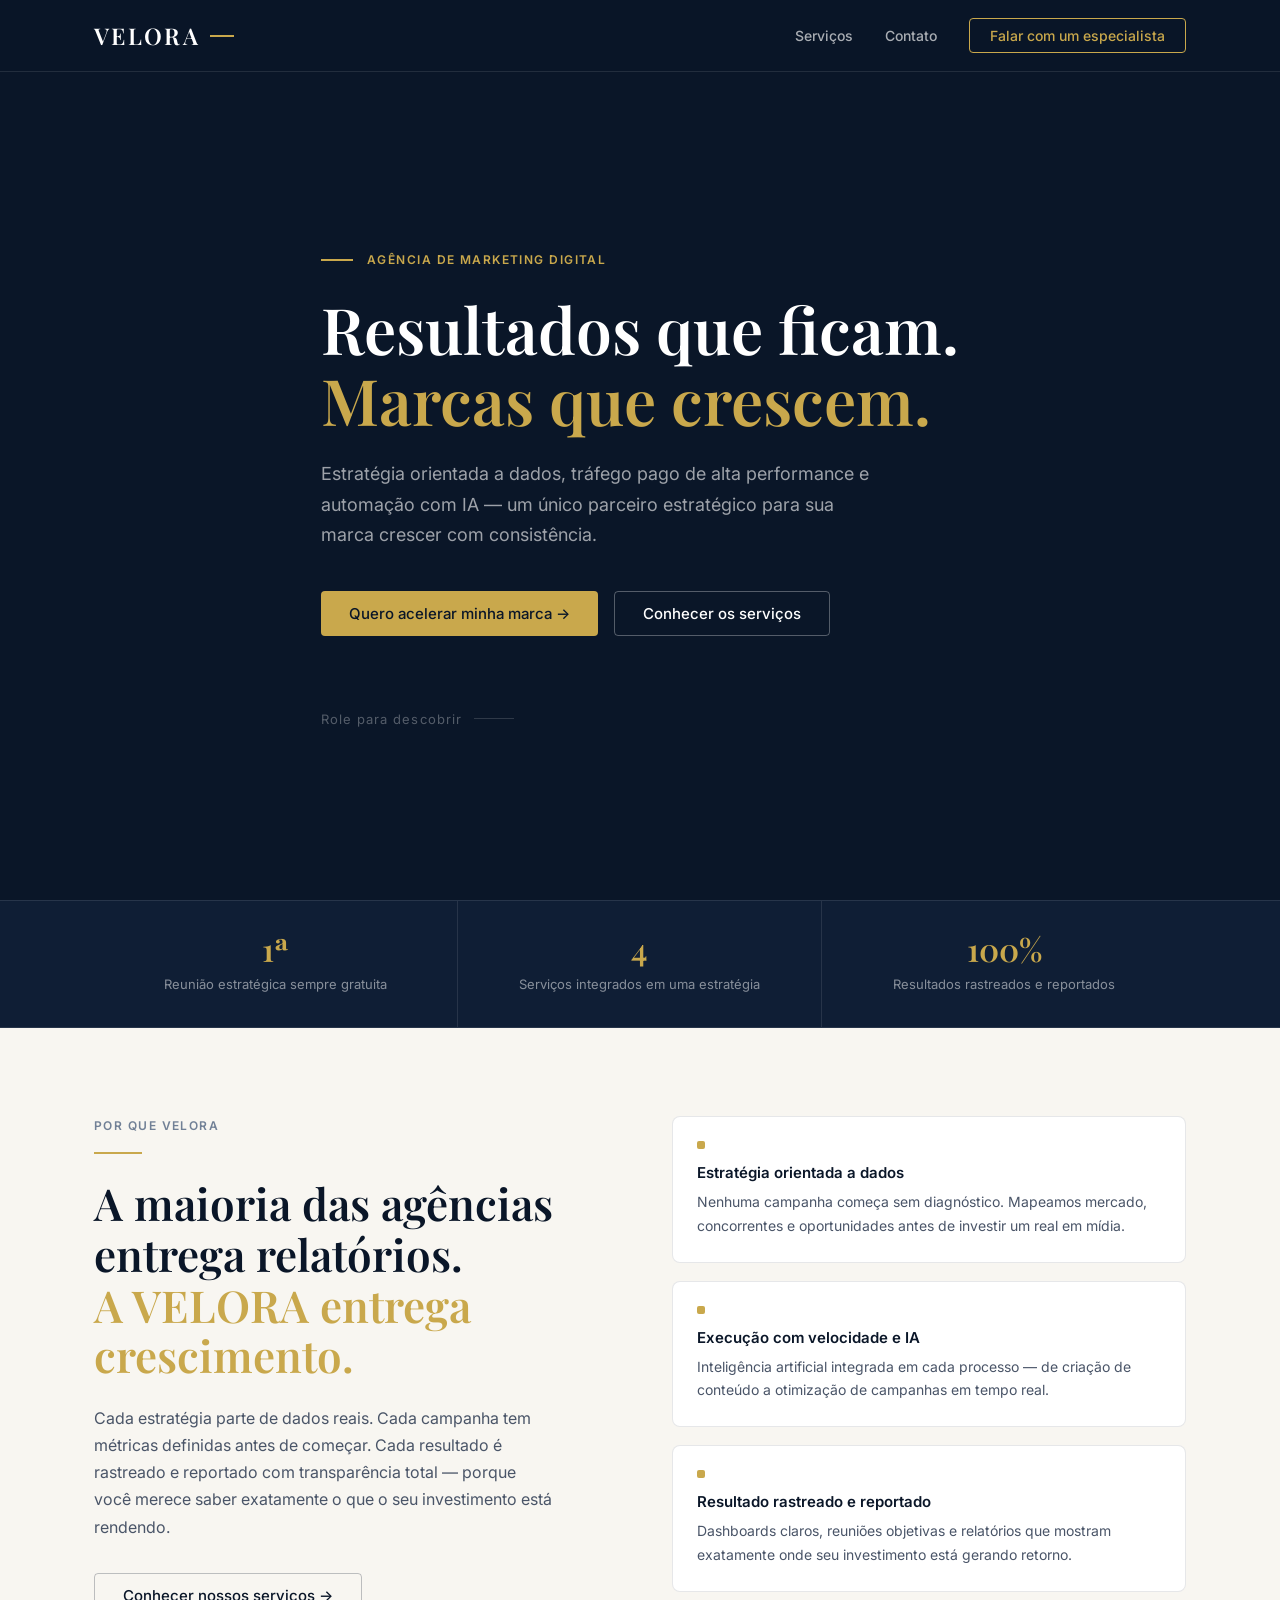
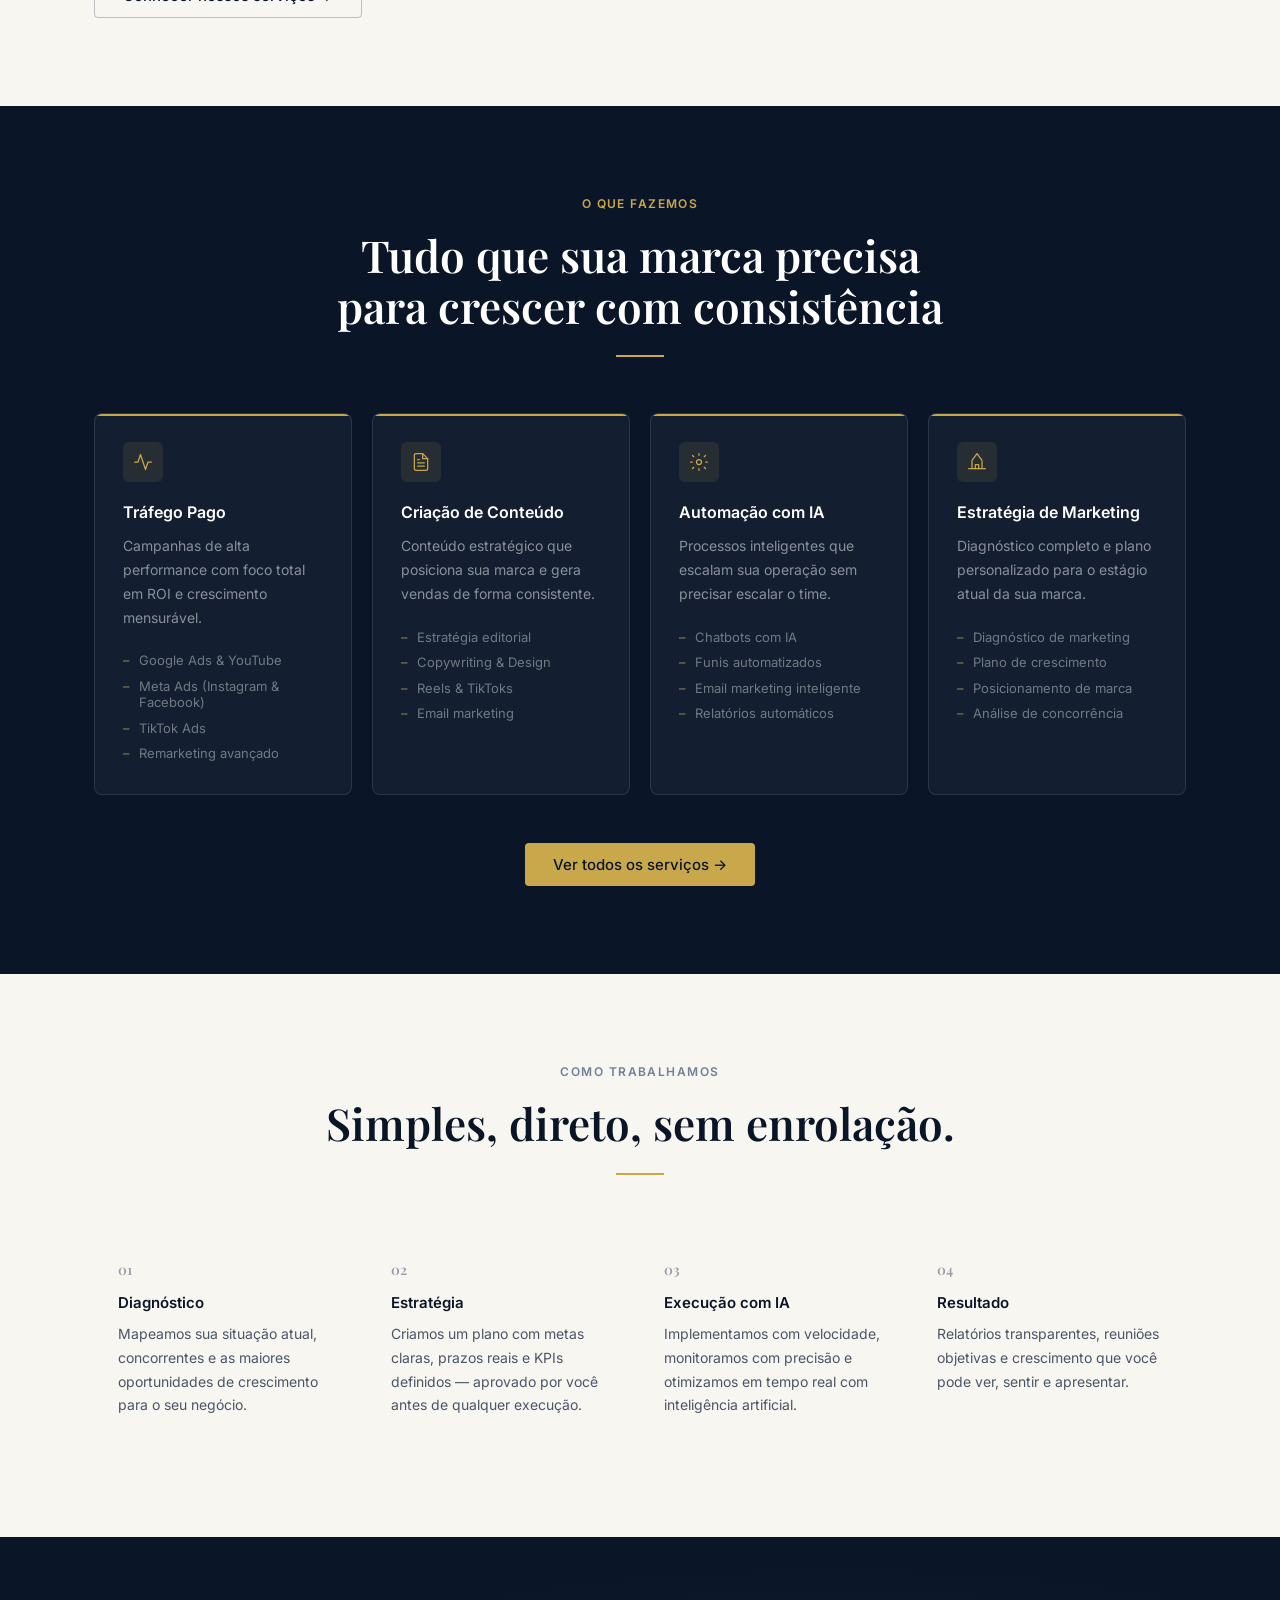
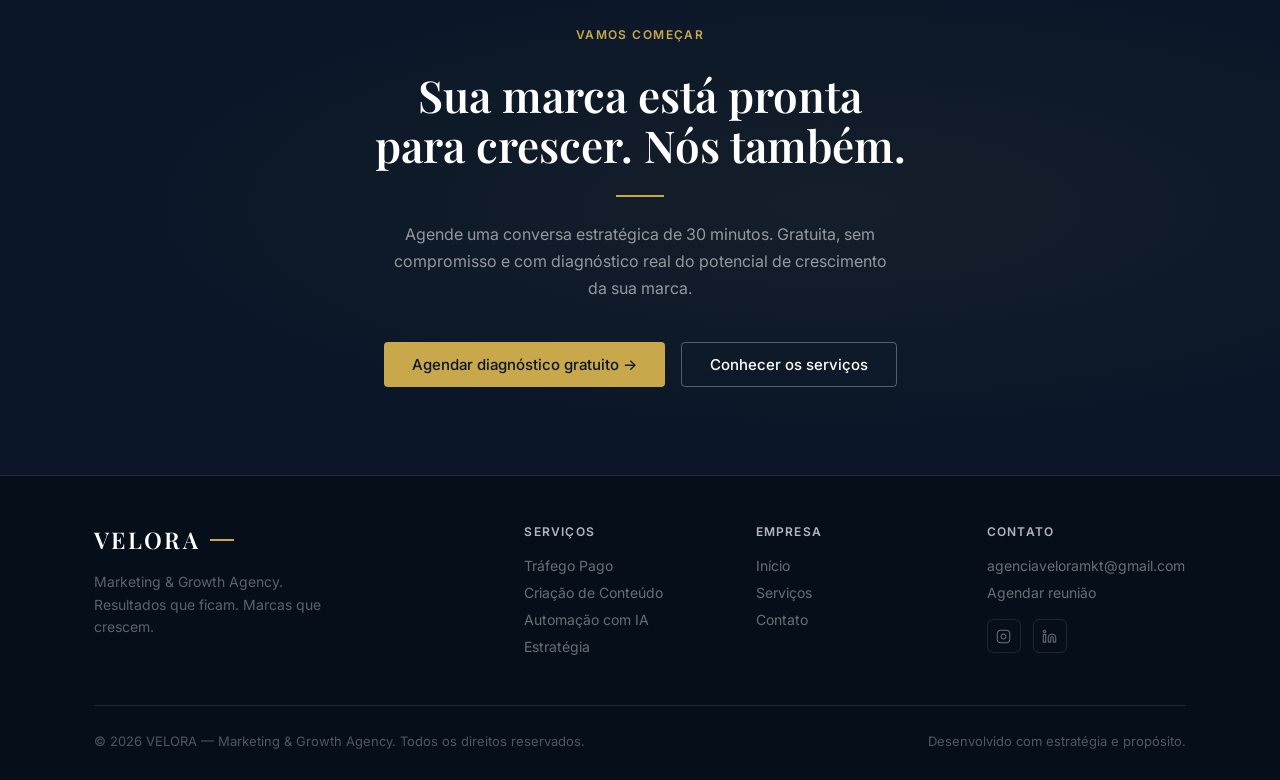
<file: index.html>
<!DOCTYPE html>
<html lang="pt-BR">
<head>
  <meta charset="UTF-8">
  <meta name="viewport" content="width=device-width, initial-scale=1.0">
  <title>VELORA — Marketing & Growth Agency</title>
  <meta name="description" content="Resultados que ficam. Marcas que crescem. Estratégia de marketing orientada a dados, tráfego pago de alta performance e automação com IA.">
  <link rel="preconnect" href="https://fonts.googleapis.com">
  <link rel="preconnect" href="https://fonts.gstatic.com" crossorigin>
  <link href="https://fonts.googleapis.com/css2?family=Playfair+Display:wght@600&family=Inter:wght@400;500;600&display=swap" rel="stylesheet">
  <link rel="stylesheet" href="style.css">
</head>
<body>

  <nav class="nav">
  <input type="checkbox" id="nav-toggle">
    <div class="container nav-inner">
      <a href="index.html" class="nav-logo">
        <span class="nav-logo-text">VELORA</span>
        <span class="nav-logo-rule"></span>
      </a>
      <div class="nav-links">
        <a href="servicos.html">Serviços</a>
        <a href="contato.html">Contato</a>
        <a href="contato.html" class="nav-cta">Falar com um especialista</a>
      </div>
      <label for="nav-toggle" class="nav-burger" aria-label="Abrir menu">
        <span></span><span></span><span></span>
      </label>
    </div>
    <nav class="nav-mobile" id="navMobile">
      <a href="index.html">Início</a>
      <a href="servicos.html">Serviços</a>
      <a href="contato.html">Contato</a>
      <a href="contato.html" class="gold-link">Falar com um especialista →</a>
    </nav>
  </nav>

  <section class="hero">
    <div class="container hero-inner">
      <p class="eyebrow hero-eyebrow">Agência de Marketing Digital</p>
      <h1 class="hero-title">
        Resultados que ficam.<br>
        <span class="accent">Marcas que crescem.</span>
      </h1>
      <p class="hero-sub">Estratégia orientada a dados, tráfego pago de alta performance e automação com IA — um único parceiro estratégico para sua marca crescer com consistência.</p>
      <div class="hero-btns">
        <a href="contato.html" class="btn btn-primary">Quero acelerar minha marca →</a>
        <a href="servicos.html" class="btn btn-outline">Conhecer os serviços</a>
      </div>
      <p class="hero-scroll">Role para descobrir</p>
    </div>
  </section>

  <section class="stats-bar">
    <div class="container">
      <div class="stats-grid">
        <div class="stat-item">
          <p class="stat-num">1ª</p>
          <p class="stat-lbl">Reunião estratégica sempre gratuita</p>
        </div>
        <div class="stat-item">
          <p class="stat-num">4</p>
          <p class="stat-lbl">Serviços integrados em uma estratégia</p>
        </div>
        <div class="stat-item">
          <p class="stat-num">100%</p>
          <p class="stat-lbl">Resultados rastreados e reportados</p>
        </div>
      </div>
    </div>
  </section>

  <section class="section dif">
    <div class="container">
      <div class="dif-grid">
        <div class="dif-left">
          <p class="eyebrow">Por que VELORA</p>
          <span class="gold-rule" style="margin: 1rem 0 1.5rem;"></span>
          <h2>A maioria das agências entrega relatórios.<br><em>A VELORA entrega crescimento.</em></h2>
          <p style="margin-top: 1.5rem;">Cada estratégia parte de dados reais. Cada campanha tem métricas definidas antes de começar. Cada resultado é rastreado e reportado com transparência total — porque você merece saber exatamente o que o seu investimento está rendendo.</p>
          <a href="servicos.html" class="btn btn-outline-dark" style="margin-top: 2rem;">Conhecer nossos serviços →</a>
        </div>
        <div class="dif-right">
          <div class="pillar">
            <div class="pillar-dot"></div>
            <h3>Estratégia orientada a dados</h3>
            <p>Nenhuma campanha começa sem diagnóstico. Mapeamos mercado, concorrentes e oportunidades antes de investir um real em mídia.</p>
          </div>
          <div class="pillar">
            <div class="pillar-dot"></div>
            <h3>Execução com velocidade e IA</h3>
            <p>Inteligência artificial integrada em cada processo — de criação de conteúdo a otimização de campanhas em tempo real.</p>
          </div>
          <div class="pillar">
            <div class="pillar-dot"></div>
            <h3>Resultado rastreado e reportado</h3>
            <p>Dashboards claros, reuniões objetivas e relatórios que mostram exatamente onde seu investimento está gerando retorno.</p>
          </div>
        </div>
      </div>
    </div>
  </section>

  <section class="section services">
    <div class="container">
      <div class="services-hd">
        <p class="eyebrow">O que fazemos</p>
        <h2 style="margin-top: 1rem;">Tudo que sua marca precisa<br>para crescer com consistência</h2>
        <span class="gold-rule gold-rule-center" style="margin-top: 1.5rem;"></span>
      </div>
      <div class="services-grid">
        <div class="svc-card">
          <div class="svc-icon">
            <svg viewBox="0 0 24 24"><polyline points="22 12 18 12 15 21 9 3 6 12 2 12"/></svg>
          </div>
          <h3>Tráfego Pago</h3>
          <p>Campanhas de alta performance com foco total em ROI e crescimento mensurável.</p>
          <ul class="svc-list">
            <li>Google Ads & YouTube</li>
            <li>Meta Ads (Instagram & Facebook)</li>
            <li>TikTok Ads</li>
            <li>Remarketing avançado</li>
          </ul>
        </div>
        <div class="svc-card">
          <div class="svc-icon">
            <svg viewBox="0 0 24 24"><path d="M14 2H6a2 2 0 0 0-2 2v16a2 2 0 0 0 2 2h12a2 2 0 0 0 2-2V8z"/><polyline points="14 2 14 8 20 8"/><line x1="16" y1="13" x2="8" y2="13"/><line x1="16" y1="17" x2="8" y2="17"/><polyline points="10 9 9 9 8 9"/></svg>
          </div>
          <h3>Criação de Conteúdo</h3>
          <p>Conteúdo estratégico que posiciona sua marca e gera vendas de forma consistente.</p>
          <ul class="svc-list">
            <li>Estratégia editorial</li>
            <li>Copywriting & Design</li>
            <li>Reels & TikToks</li>
            <li>Email marketing</li>
          </ul>
        </div>
        <div class="svc-card">
          <div class="svc-icon">
            <svg viewBox="0 0 24 24"><circle cx="12" cy="12" r="3"/><path d="M12 2v2m0 16v2M4.22 4.22l1.42 1.42m12.72 12.72 1.42 1.42M2 12h2m16 0h2M4.22 19.78l1.42-1.42M18.36 5.64l1.42-1.42"/></svg>
          </div>
          <h3>Automação com IA</h3>
          <p>Processos inteligentes que escalam sua operação sem precisar escalar o time.</p>
          <ul class="svc-list">
            <li>Chatbots com IA</li>
            <li>Funis automatizados</li>
            <li>Email marketing inteligente</li>
            <li>Relatórios automáticos</li>
          </ul>
        </div>
        <div class="svc-card">
          <div class="svc-icon">
            <svg viewBox="0 0 24 24"><path d="M2 20h20M6 20V10l6-8 6 8v10"/><path d="M10 20v-5h4v5"/></svg>
          </div>
          <h3>Estratégia de Marketing</h3>
          <p>Diagnóstico completo e plano personalizado para o estágio atual da sua marca.</p>
          <ul class="svc-list">
            <li>Diagnóstico de marketing</li>
            <li>Plano de crescimento</li>
            <li>Posicionamento de marca</li>
            <li>Análise de concorrência</li>
          </ul>
        </div>
      </div>
      <div style="text-align: center; margin-top: 3rem;">
        <a href="servicos.html" class="btn btn-primary">Ver todos os serviços →</a>
      </div>
    </div>
  </section>

  <section class="section process">
    <div class="container">
      <div class="process-hd">
        <p class="eyebrow">Como trabalhamos</p>
        <h2 style="margin-top: 1rem;">Simples, direto, sem enrolação.</h2>
        <span class="gold-rule gold-rule-center" style="margin-top: 1.5rem;"></span>
      </div>
      <div class="process-steps">
        <div class="p-step">
          <p class="step-n">01</p>
          <h3>Diagnóstico</h3>
          <p>Mapeamos sua situação atual, concorrentes e as maiores oportunidades de crescimento para o seu negócio.</p>
        </div>
        <div class="p-step">
          <p class="step-n">02</p>
          <h3>Estratégia</h3>
          <p>Criamos um plano com metas claras, prazos reais e KPIs definidos — aprovado por você antes de qualquer execução.</p>
        </div>
        <div class="p-step">
          <p class="step-n">03</p>
          <h3>Execução com IA</h3>
          <p>Implementamos com velocidade, monitoramos com precisão e otimizamos em tempo real com inteligência artificial.</p>
        </div>
        <div class="p-step">
          <p class="step-n">04</p>
          <h3>Resultado</h3>
          <p>Relatórios transparentes, reuniões objetivas e crescimento que você pode ver, sentir e apresentar.</p>
        </div>
      </div>
    </div>
  </section>

  <section class="section cta-sec">
    <div class="container">
      <div class="cta-inner">
        <p class="eyebrow">Vamos começar</p>
        <h2>Sua marca está pronta<br>para crescer. Nós também.</h2>
        <span class="gold-rule gold-rule-center" style="margin: 1.5rem auto;"></span>
        <p>Agende uma conversa estratégica de 30 minutos. Gratuita, sem compromisso e com diagnóstico real do potencial de crescimento da sua marca.</p>
        <div class="cta-btns">
          <a href="contato.html" class="btn btn-primary">Agendar diagnóstico gratuito →</a>
          <a href="servicos.html" class="btn btn-outline">Conhecer os serviços</a>
        </div>
      </div>
    </div>
  </section>

  <footer class="footer">
    <div class="container">
      <div class="footer-grid">
        <div class="footer-brand">
          <a href="index.html" class="nav-logo">
            <span class="nav-logo-text">VELORA</span>
            <span class="nav-logo-rule"></span>
          </a>
          <p>Marketing & Growth Agency.<br>Resultados que ficam. Marcas que crescem.</p>
        </div>
        <div class="footer-col">
          <h4>Serviços</h4>
          <a href="servicos.html">Tráfego Pago</a>
          <a href="servicos.html">Criação de Conteúdo</a>
          <a href="servicos.html">Automação com IA</a>
          <a href="servicos.html">Estratégia</a>
        </div>
        <div class="footer-col">
          <h4>Empresa</h4>
          <a href="index.html">Início</a>
          <a href="servicos.html">Serviços</a>
          <a href="contato.html">Contato</a>
        </div>
        <div class="footer-col">
          <h4>Contato</h4>
          <a href="mailto:agenciaveloramkt@gmail.com">agenciaveloramkt@gmail.com</a>
          <a href="contato.html">Agendar reunião</a>
          <div class="footer-social">
            <a href="https://instagram.com/agenciaveloramkt" target="_blank" aria-label="Instagram">
              <svg viewBox="0 0 24 24"><rect x="2" y="2" width="20" height="20" rx="5"/><path d="M16 11.37A4 4 0 1 1 12.63 8 4 4 0 0 1 16 11.37z"/><line x1="17.5" y1="6.5" x2="17.51" y2="6.5"/></svg>
            </a>
            <a href="#" aria-label="LinkedIn">
              <svg viewBox="0 0 24 24"><path d="M16 8a6 6 0 0 1 6 6v7h-4v-7a2 2 0 0 0-2-2 2 2 0 0 0-2 2v7h-4v-7a6 6 0 0 1 6-6z"/><rect x="2" y="9" width="4" height="12"/><circle cx="4" cy="4" r="2"/></svg>
            </a>
          </div>
        </div>
      </div>
      <div class="footer-bottom">
        <p>© 2026 VELORA — Marketing & Growth Agency. Todos os direitos reservados.</p>
        <p>Desenvolvido com estratégia e propósito.</p>
      </div>
    </div>
  </footer>

</body>
</html>
</file>
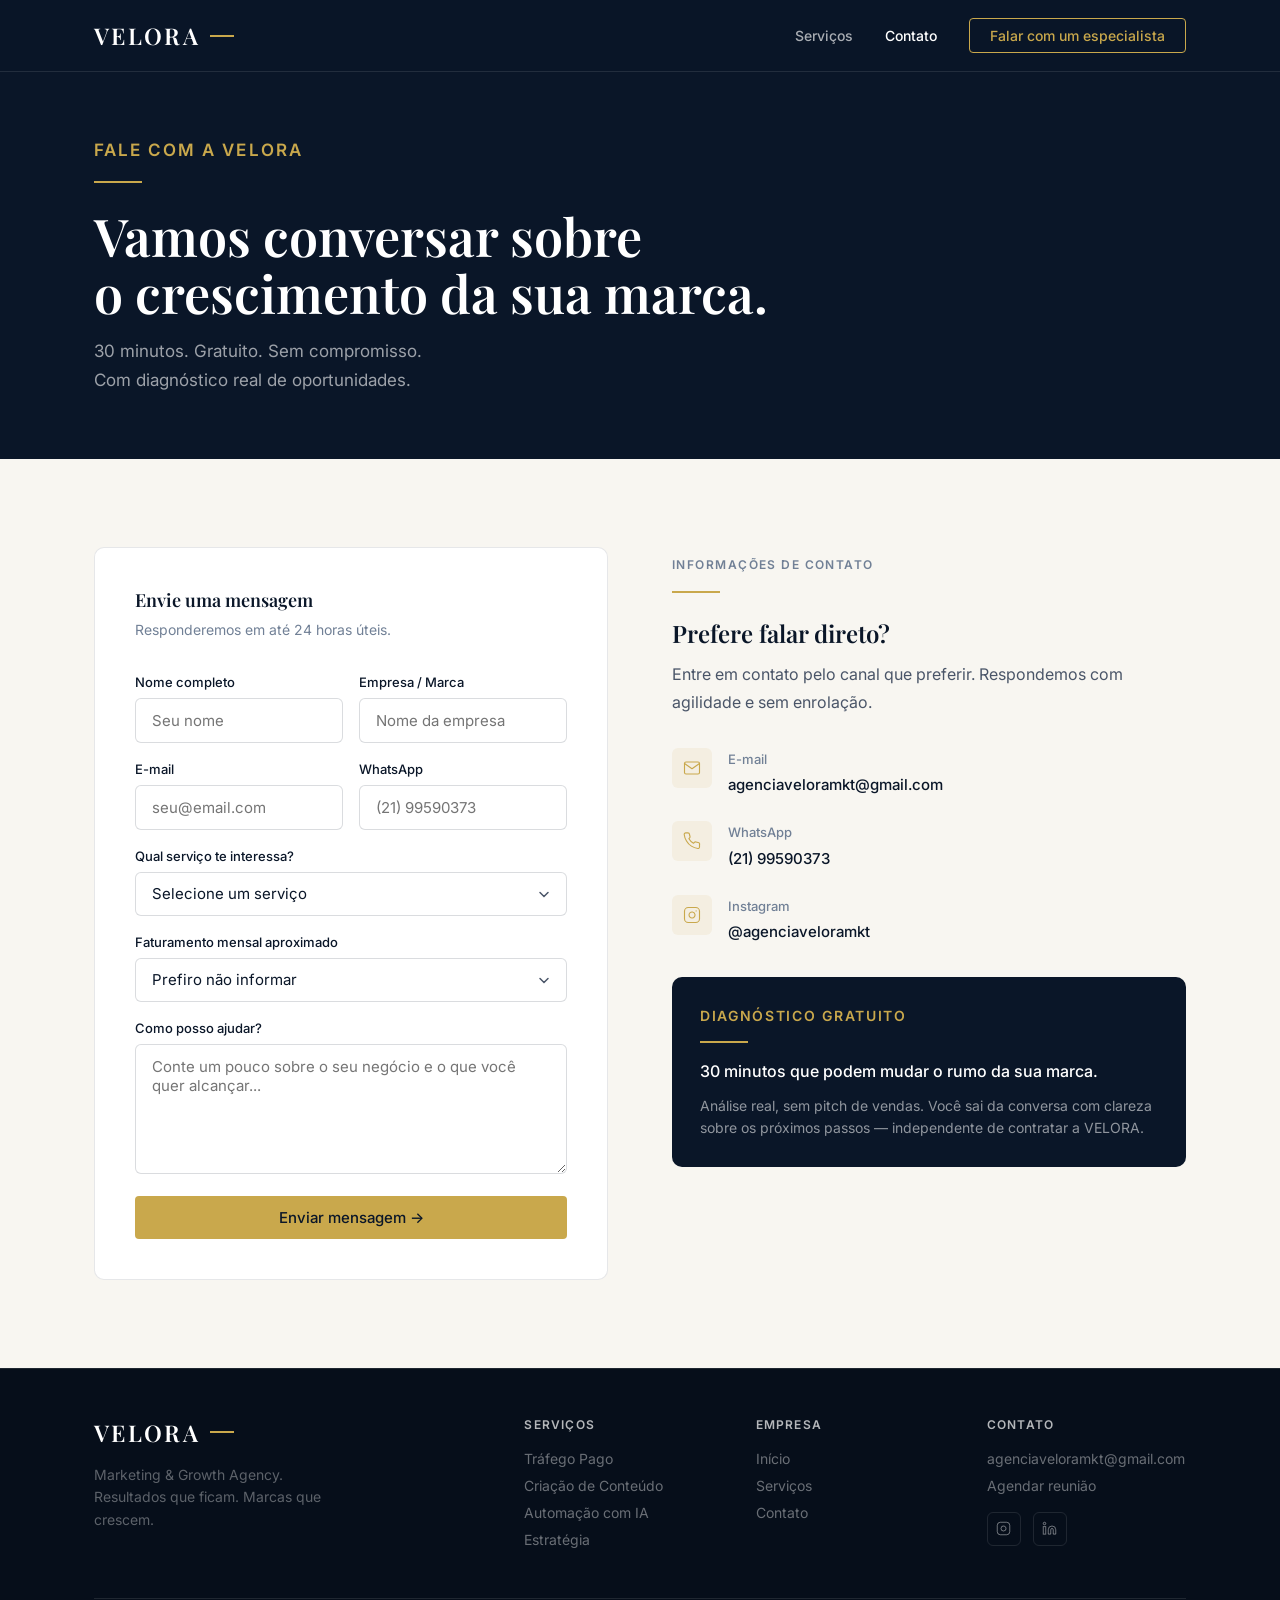
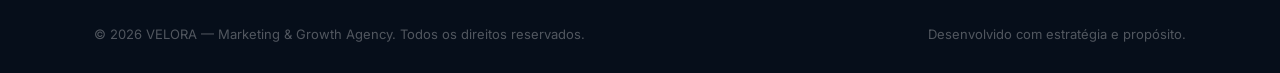
<file: contato.html>
<!DOCTYPE html>
<html lang="pt-BR">
<head>
  <meta charset="UTF-8">
  <meta name="viewport" content="width=device-width, initial-scale=1.0">
  <title>Contato — VELORA Marketing & Growth Agency</title>
  <meta name="description" content="Agende uma conversa estratégica gratuita de 30 minutos. Diagnóstico real, sem compromisso.">
  <link rel="preconnect" href="https://fonts.googleapis.com">
  <link rel="preconnect" href="https://fonts.gstatic.com" crossorigin>
  <link href="https://fonts.googleapis.com/css2?family=Playfair+Display:wght@600&family=Inter:wght@400;500;600&display=swap" rel="stylesheet">
  <link rel="stylesheet" href="style.css">
</head>
<body>

  <nav class="nav">
  <input type="checkbox" id="nav-toggle">
    <div class="container nav-inner">
      <a href="index.html" class="nav-logo">
        <span class="nav-logo-text">VELORA</span>
        <span class="nav-logo-rule"></span>
      </a>
      <div class="nav-links">
        <a href="servicos.html">Serviços</a>
        <a href="contato.html" class="active">Contato</a>
        <a href="contato.html" class="nav-cta">Falar com um especialista</a>
      </div>
      <label for="nav-toggle" class="nav-burger" aria-label="Abrir menu">
        <span></span><span></span><span></span>
      </label>
    </div>
    <nav class="nav-mobile" id="navMobile">
      <a href="index.html">Início</a>
      <a href="servicos.html">Serviços</a>
      <a href="contato.html">Contato</a>
      <a href="contato.html" class="gold-link">Falar com um especialista →</a>
    </nav>
  </nav>

  <section class="hero-page">
    <div class="container">
      <p class="eyebrow">Fale com a VELORA</p>
      <span class="gold-rule" style="margin: 1rem 0 1.5rem;"></span>
      <h1>Vamos conversar sobre<br>o crescimento da sua marca.</h1>
      <p>30 minutos. Gratuito. Sem compromisso.<br>Com diagnóstico real de oportunidades.</p>
    </div>
  </section>

  <section class="section contact-sec">
    <div class="container">
      <div class="contact-grid">

        <div class="form-card">
          <h3>Envie uma mensagem</h3>
          <p>Responderemos em até 24 horas úteis.</p>
          <form action="https://formspree.io/f/xykqzrjj" method="POST">
            <input type="hidden" name="_next" value="https://agenciaveloramkt.github.io/velora-site/contato.html?enviado=1">
            <input type="hidden" name="_subject" value="Novo contato — VELORA">
            <input type="text" name="_gotcha" style="display:none">
            <div class="form-row">
              <div class="form-grp">
                <label class="form-lbl" for="nome">Nome completo</label>
                <input class="form-inp" type="text" id="nome" name="nome" placeholder="Seu nome" required>
              </div>
              <div class="form-grp">
                <label class="form-lbl" for="empresa">Empresa / Marca</label>
                <input class="form-inp" type="text" id="empresa" name="empresa" placeholder="Nome da empresa">
              </div>
            </div>
            <div class="form-row">
              <div class="form-grp">
                <label class="form-lbl" for="email">E-mail</label>
                <input class="form-inp" type="email" id="email" name="email" placeholder="seu@email.com" required>
              </div>
              <div class="form-grp">
                <label class="form-lbl" for="whatsapp">WhatsApp</label>
                <input class="form-inp" type="tel" id="whatsapp" name="whatsapp" placeholder="(21) 99590373">
              </div>
            </div>
            <div class="form-grp">
              <label class="form-lbl" for="servico">Qual serviço te interessa?</label>
              <select class="form-sel" id="servico" name="servico">
                <option value="">Selecione um serviço</option>
                <option>Tráfego Pago</option>
                <option>Criação de Conteúdo</option>
                <option>Automação com IA</option>
                <option>Estratégia de Marketing</option>
                <option>Pacote completo</option>
                <option>Ainda não sei — preciso de orientação</option>
              </select>
            </div>
            <div class="form-grp">
              <label class="form-lbl" for="faturamento">Faturamento mensal aproximado</label>
              <select class="form-sel" id="faturamento" name="faturamento">
                <option value="">Prefiro não informar</option>
                <option>Até R$ 10.000/mês</option>
                <option>R$ 10.000 – R$ 50.000/mês</option>
                <option>R$ 50.000 – R$ 200.000/mês</option>
                <option>Acima de R$ 200.000/mês</option>
              </select>
            </div>
            <div class="form-grp">
              <label class="form-lbl" for="mensagem">Como posso ajudar?</label>
              <textarea class="form-ta" id="mensagem" name="mensagem" placeholder="Conte um pouco sobre o seu negócio e o que você quer alcançar..."></textarea>
            </div>
            <button type="submit" class="btn btn-primary btn-full">Enviar mensagem →</button>
          </form>
        </div>

        <div class="contact-sidebar">
          <p class="eyebrow">Informações de contato</p>
          <span class="gold-rule" style="margin: 1rem 0 1.5rem;"></span>
          <h3>Prefere falar direto?</h3>
          <p>Entre em contato pelo canal que preferir. Respondemos com agilidade e sem enrolação.</p>

          <div class="c-item">
            <div class="c-icon">
              <svg viewBox="0 0 24 24"><path d="M4 4h16c1.1 0 2 .9 2 2v12c0 1.1-.9 2-2 2H4c-1.1 0-2-.9-2-2V6c0-1.1.9-2 2-2z"/><polyline points="22,6 12,13 2,6"/></svg>
            </div>
            <div class="c-item-txt">
              <p>E-mail</p>
              <p>agenciaveloramkt@gmail.com</p>
            </div>
          </div>

          <div class="c-item">
            <div class="c-icon">
              <svg viewBox="0 0 24 24"><path d="M22 16.92v3a2 2 0 0 1-2.18 2 19.79 19.79 0 0 1-8.63-3.07A19.5 19.5 0 0 1 4.69 12a19.79 19.79 0 0 1-3.07-8.67A2 2 0 0 1 3.6 1.11h3a2 2 0 0 1 2 1.72c.127.96.361 1.903.7 2.81a2 2 0 0 1-.45 2.11L7.91 8.91a16 16 0 0 0 6.06 6.06l1.17-1.17a2 2 0 0 1 2.11-.45c.907.339 1.85.573 2.81.7A2 2 0 0 1 22 16.92z"/></svg>
            </div>
            <div class="c-item-txt">
              <p>WhatsApp</p>
              <p>(21) 99590373</p>
            </div>
          </div>

          <div class="c-item">
            <div class="c-icon">
              <svg viewBox="0 0 24 24"><rect x="2" y="2" width="20" height="20" rx="5"/><path d="M16 11.37A4 4 0 1 1 12.63 8 4 4 0 0 1 16 11.37z"/><line x1="17.5" y1="6.5" x2="17.51" y2="6.5"/></svg>
            </div>
            <div class="c-item-txt">
              <p>Instagram</p>
              <p>@agenciaveloramkt</p>
            </div>
          </div>

          <div class="diag-card">
            <p class="eyebrow" style="margin-bottom: 0.875rem;">Diagnóstico gratuito</p>
            <span class="gold-rule" style="margin-bottom: 1rem;"></span>
            <p class="diag-title">30 minutos que podem mudar o rumo da sua marca.</p>
            <p>Análise real, sem pitch de vendas. Você sai da conversa com clareza sobre os próximos passos — independente de contratar a VELORA.</p>
          </div>
        </div>

      </div>
    </div>
  </section>

  <footer class="footer">
    <div class="container">
      <div class="footer-grid">
        <div class="footer-brand">
          <a href="index.html" class="nav-logo">
            <span class="nav-logo-text">VELORA</span>
            <span class="nav-logo-rule"></span>
          </a>
          <p>Marketing & Growth Agency.<br>Resultados que ficam. Marcas que crescem.</p>
        </div>
        <div class="footer-col">
          <h4>Serviços</h4>
          <a href="servicos.html">Tráfego Pago</a>
          <a href="servicos.html">Criação de Conteúdo</a>
          <a href="servicos.html">Automação com IA</a>
          <a href="servicos.html">Estratégia</a>
        </div>
        <div class="footer-col">
          <h4>Empresa</h4>
          <a href="index.html">Início</a>
          <a href="servicos.html">Serviços</a>
          <a href="contato.html">Contato</a>
        </div>
        <div class="footer-col">
          <h4>Contato</h4>
          <a href="mailto:agenciaveloramkt@gmail.com">agenciaveloramkt@gmail.com</a>
          <a href="contato.html">Agendar reunião</a>
          <div class="footer-social">
            <a href="https://instagram.com/agenciaveloramkt" target="_blank" aria-label="Instagram">
              <svg viewBox="0 0 24 24"><rect x="2" y="2" width="20" height="20" rx="5"/><path d="M16 11.37A4 4 0 1 1 12.63 8 4 4 0 0 1 16 11.37z"/><line x1="17.5" y1="6.5" x2="17.51" y2="6.5"/></svg>
            </a>
            <a href="#" aria-label="LinkedIn">
              <svg viewBox="0 0 24 24"><path d="M16 8a6 6 0 0 1 6 6v7h-4v-7a2 2 0 0 0-2-2 2 2 0 0 0-2 2v7h-4v-7a6 6 0 0 1 6-6z"/><rect x="2" y="9" width="4" height="12"/><circle cx="4" cy="4" r="2"/></svg>
            </a>
          </div>
        </div>
      </div>
      <div class="footer-bottom">
        <p>© 2026 VELORA — Marketing & Growth Agency. Todos os direitos reservados.</p>
        <p>Desenvolvido com estratégia e propósito.</p>
      </div>
    </div>
  </footer>

</body>
</html>
</file>
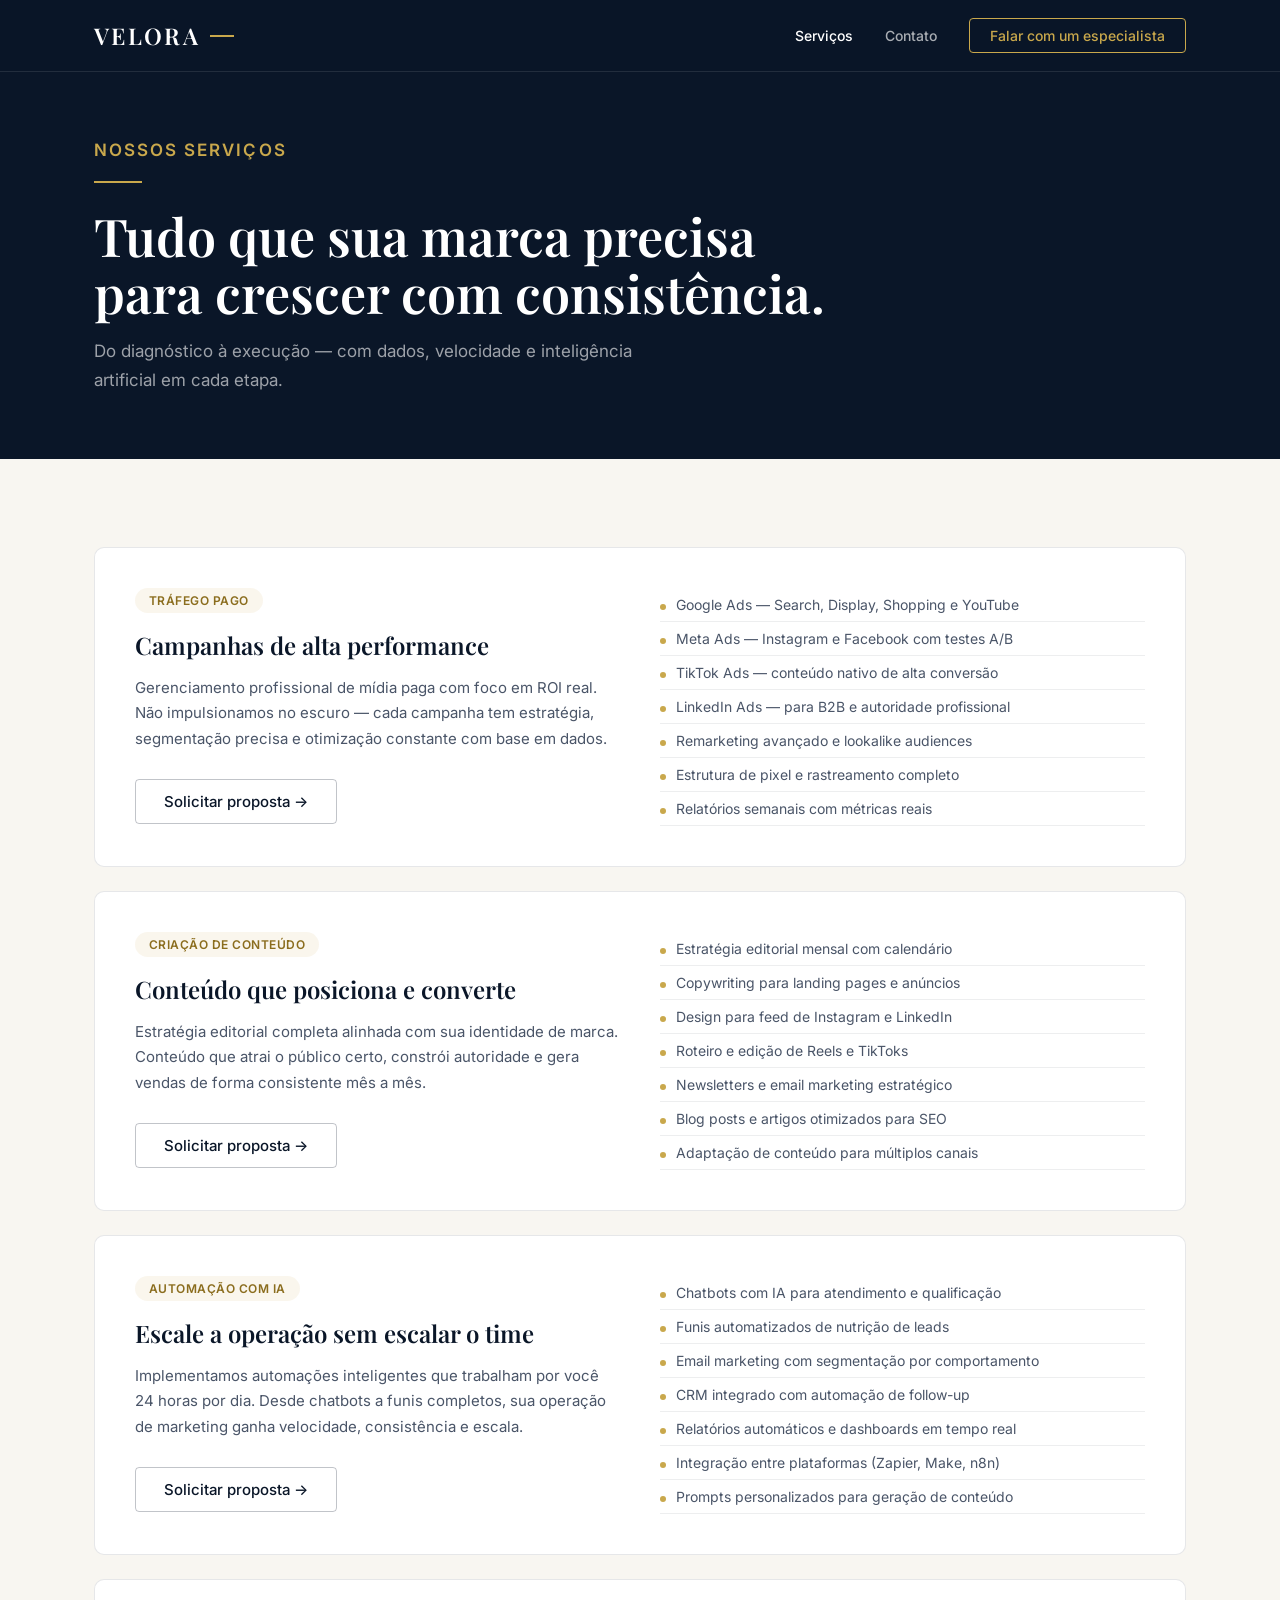
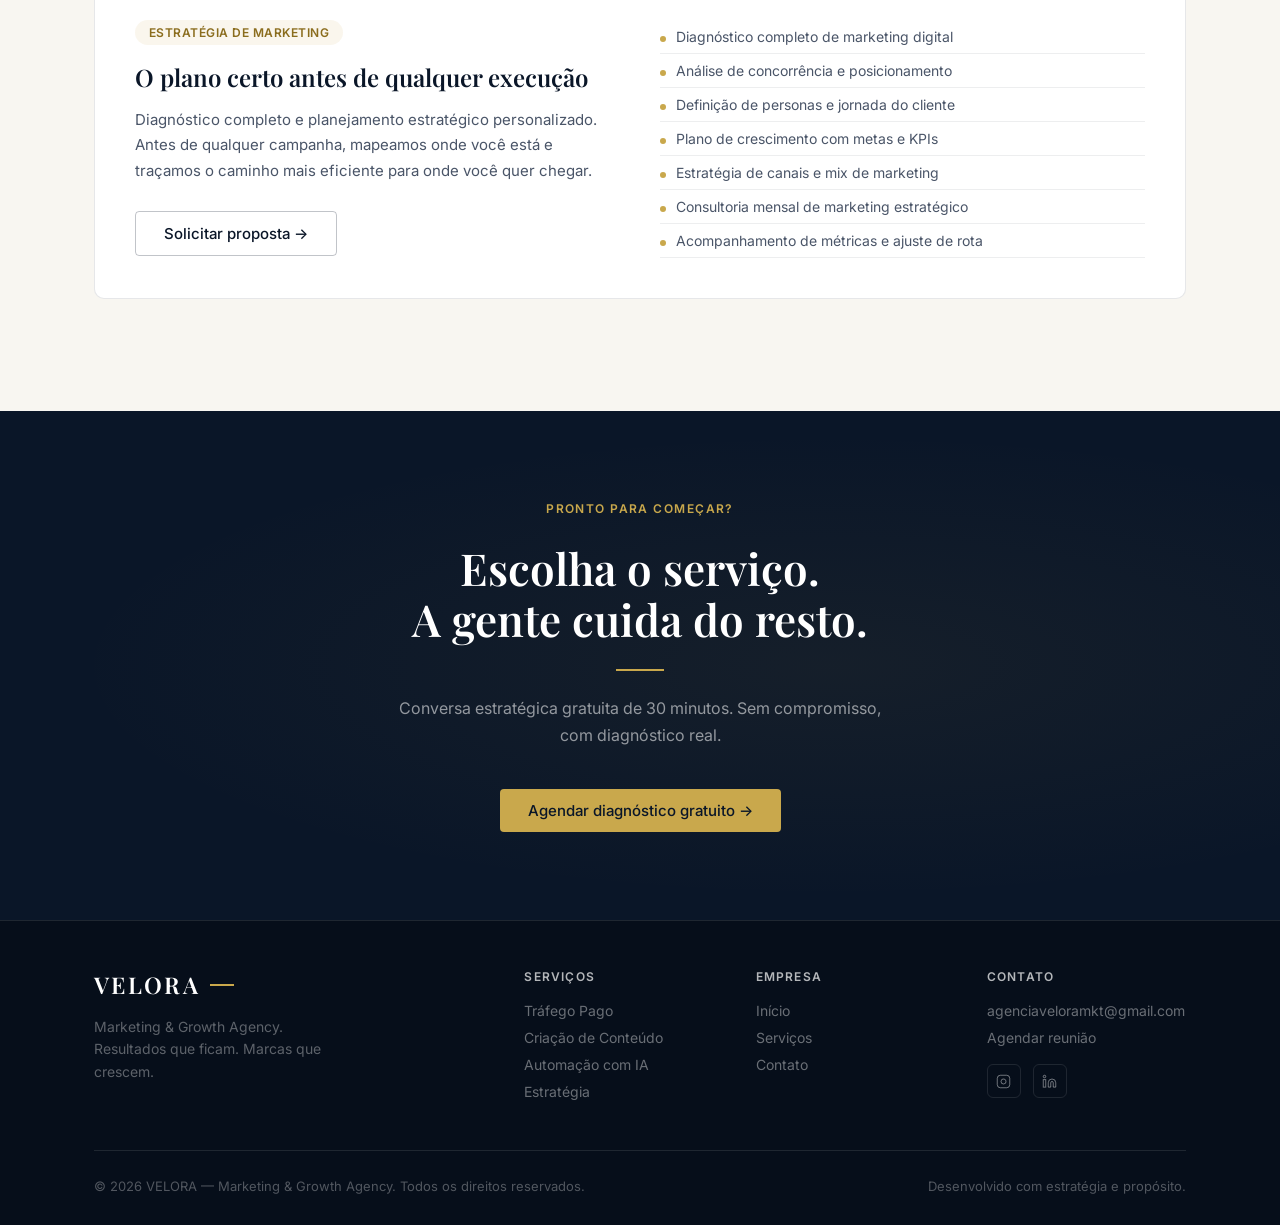
<file: servicos.html>
<!DOCTYPE html>
<html lang="pt-BR">
<head>
  <meta charset="UTF-8">
  <meta name="viewport" content="width=device-width, initial-scale=1.0">
  <title>Serviços — VELORA Marketing & Growth Agency</title>
  <meta name="description" content="Tráfego pago, criação de conteúdo, automação com IA e estratégia de marketing completa para a sua marca crescer.">
  <link rel="preconnect" href="https://fonts.googleapis.com">
  <link rel="preconnect" href="https://fonts.gstatic.com" crossorigin>
  <link href="https://fonts.googleapis.com/css2?family=Playfair+Display:wght@600&family=Inter:wght@400;500;600&display=swap" rel="stylesheet">
  <link rel="stylesheet" href="style.css">
</head>
<body>

  <nav class="nav">
  <input type="checkbox" id="nav-toggle">
    <div class="container nav-inner">
      <a href="index.html" class="nav-logo">
        <span class="nav-logo-text">VELORA</span>
        <span class="nav-logo-rule"></span>
      </a>
      <div class="nav-links">
        <a href="servicos.html" class="active">Serviços</a>
        <a href="contato.html">Contato</a>
        <a href="contato.html" class="nav-cta">Falar com um especialista</a>
      </div>
      <label for="nav-toggle" class="nav-burger" aria-label="Abrir menu">
        <span></span><span></span><span></span>
      </label>
    </div>
    <nav class="nav-mobile" id="navMobile">
      <a href="index.html">Início</a>
      <a href="servicos.html">Serviços</a>
      <a href="contato.html">Contato</a>
      <a href="contato.html" class="gold-link">Falar com um especialista →</a>
    </nav>
  </nav>

  <section class="hero-page">
    <div class="container">
      <p class="eyebrow">Nossos serviços</p>
      <span class="gold-rule" style="margin: 1rem 0 1.5rem;"></span>
      <h1>Tudo que sua marca precisa<br>para crescer com consistência.</h1>
      <p>Do diagnóstico à execução — com dados, velocidade e inteligência artificial em cada etapa.</p>
    </div>
  </section>

  <section class="section svc-full">
    <div class="container">

      <div class="svc-card-full">
        <div>
          <span class="svc-tag">Tráfego Pago</span>
          <h3>Campanhas de alta performance</h3>
          <p>Gerenciamento profissional de mídia paga com foco em ROI real. Não impulsionamos no escuro — cada campanha tem estratégia, segmentação precisa e otimização constante com base em dados.</p>
          <a href="contato.html" class="btn btn-outline-dark" style="margin-top: 1.75rem;">Solicitar proposta →</a>
        </div>
        <div>
          <ul class="feat-list">
            <li>Google Ads — Search, Display, Shopping e YouTube</li>
            <li>Meta Ads — Instagram e Facebook com testes A/B</li>
            <li>TikTok Ads — conteúdo nativo de alta conversão</li>
            <li>LinkedIn Ads — para B2B e autoridade profissional</li>
            <li>Remarketing avançado e lookalike audiences</li>
            <li>Estrutura de pixel e rastreamento completo</li>
            <li>Relatórios semanais com métricas reais</li>
          </ul>
        </div>
      </div>

      <div class="svc-card-full">
        <div>
          <span class="svc-tag">Criação de Conteúdo</span>
          <h3>Conteúdo que posiciona e converte</h3>
          <p>Estratégia editorial completa alinhada com sua identidade de marca. Conteúdo que atrai o público certo, constrói autoridade e gera vendas de forma consistente mês a mês.</p>
          <a href="contato.html" class="btn btn-outline-dark" style="margin-top: 1.75rem;">Solicitar proposta →</a>
        </div>
        <div>
          <ul class="feat-list">
            <li>Estratégia editorial mensal com calendário</li>
            <li>Copywriting para landing pages e anúncios</li>
            <li>Design para feed de Instagram e LinkedIn</li>
            <li>Roteiro e edição de Reels e TikToks</li>
            <li>Newsletters e email marketing estratégico</li>
            <li>Blog posts e artigos otimizados para SEO</li>
            <li>Adaptação de conteúdo para múltiplos canais</li>
          </ul>
        </div>
      </div>

      <div class="svc-card-full">
        <div>
          <span class="svc-tag">Automação com IA</span>
          <h3>Escale a operação sem escalar o time</h3>
          <p>Implementamos automações inteligentes que trabalham por você 24 horas por dia. Desde chatbots a funis completos, sua operação de marketing ganha velocidade, consistência e escala.</p>
          <a href="contato.html" class="btn btn-outline-dark" style="margin-top: 1.75rem;">Solicitar proposta →</a>
        </div>
        <div>
          <ul class="feat-list">
            <li>Chatbots com IA para atendimento e qualificação</li>
            <li>Funis automatizados de nutrição de leads</li>
            <li>Email marketing com segmentação por comportamento</li>
            <li>CRM integrado com automação de follow-up</li>
            <li>Relatórios automáticos e dashboards em tempo real</li>
            <li>Integração entre plataformas (Zapier, Make, n8n)</li>
            <li>Prompts personalizados para geração de conteúdo</li>
          </ul>
        </div>
      </div>

      <div class="svc-card-full">
        <div>
          <span class="svc-tag">Estratégia de Marketing</span>
          <h3>O plano certo antes de qualquer execução</h3>
          <p>Diagnóstico completo e planejamento estratégico personalizado. Antes de qualquer campanha, mapeamos onde você está e traçamos o caminho mais eficiente para onde você quer chegar.</p>
          <a href="contato.html" class="btn btn-outline-dark" style="margin-top: 1.75rem;">Solicitar proposta →</a>
        </div>
        <div>
          <ul class="feat-list">
            <li>Diagnóstico completo de marketing digital</li>
            <li>Análise de concorrência e posicionamento</li>
            <li>Definição de personas e jornada do cliente</li>
            <li>Plano de crescimento com metas e KPIs</li>
            <li>Estratégia de canais e mix de marketing</li>
            <li>Consultoria mensal de marketing estratégico</li>
            <li>Acompanhamento de métricas e ajuste de rota</li>
          </ul>
        </div>
      </div>

    </div>
  </section>

  <section class="section cta-sec">
    <div class="container">
      <div class="cta-inner">
        <p class="eyebrow">Pronto para começar?</p>
        <h2>Escolha o serviço.<br>A gente cuida do resto.</h2>
        <span class="gold-rule gold-rule-center" style="margin: 1.5rem auto;"></span>
        <p>Conversa estratégica gratuita de 30 minutos. Sem compromisso, com diagnóstico real.</p>
        <div class="cta-btns">
          <a href="contato.html" class="btn btn-primary">Agendar diagnóstico gratuito →</a>
        </div>
      </div>
    </div>
  </section>

  <footer class="footer">
    <div class="container">
      <div class="footer-grid">
        <div class="footer-brand">
          <a href="index.html" class="nav-logo">
            <span class="nav-logo-text">VELORA</span>
            <span class="nav-logo-rule"></span>
          </a>
          <p>Marketing & Growth Agency.<br>Resultados que ficam. Marcas que crescem.</p>
        </div>
        <div class="footer-col">
          <h4>Serviços</h4>
          <a href="servicos.html">Tráfego Pago</a>
          <a href="servicos.html">Criação de Conteúdo</a>
          <a href="servicos.html">Automação com IA</a>
          <a href="servicos.html">Estratégia</a>
        </div>
        <div class="footer-col">
          <h4>Empresa</h4>
          <a href="index.html">Início</a>
          <a href="servicos.html">Serviços</a>
          <a href="contato.html">Contato</a>
        </div>
        <div class="footer-col">
          <h4>Contato</h4>
          <a href="mailto:agenciaveloramkt@gmail.com">agenciaveloramkt@gmail.com</a>
          <a href="contato.html">Agendar reunião</a>
          <div class="footer-social">
            <a href="https://instagram.com/agenciaveloramkt" target="_blank" aria-label="Instagram">
              <svg viewBox="0 0 24 24"><rect x="2" y="2" width="20" height="20" rx="5"/><path d="M16 11.37A4 4 0 1 1 12.63 8 4 4 0 0 1 16 11.37z"/><line x1="17.5" y1="6.5" x2="17.51" y2="6.5"/></svg>
            </a>
            <a href="#" aria-label="LinkedIn">
              <svg viewBox="0 0 24 24"><path d="M16 8a6 6 0 0 1 6 6v7h-4v-7a2 2 0 0 0-2-2 2 2 0 0 0-2 2v7h-4v-7a6 6 0 0 1 6-6z"/><rect x="2" y="9" width="4" height="12"/><circle cx="4" cy="4" r="2"/></svg>
            </a>
          </div>
        </div>
      </div>
      <div class="footer-bottom">
        <p>© 2026 VELORA — Marketing & Growth Agency. Todos os direitos reservados.</p>
        <p>Desenvolvido com estratégia e propósito.</p>
      </div>
    </div>
  </footer>

</body>
</html>
</file>
<file: style.css>
/* ==========================================
   VELORA — Master Stylesheet
   Marketing & Growth Agency
   ========================================== */

*, *::before, *::after { box-sizing: border-box; margin: 0; padding: 0; }
html { scroll-behavior: smooth; font-size: 16px; }
body { font-family: 'Inter', system-ui, -apple-system, sans-serif; background: #F8F6F1; color: #0A1628; -webkit-font-smoothing: antialiased; }
img { max-width: 100%; display: block; }
a { text-decoration: none; color: inherit; }
ul { list-style: none; }

:root {
  --midnight: #0A1628;
  --midnight-2: #0F1E35;
  --gold: #C9A84C;
  --gold-light: #DFC07A;
  --off-white: #F8F6F1;
  --white: #FFFFFF;
  --teal: #2B9CB3;
  --carbon: #4A5568;
  --carbon-light: #718096;
  --border-light: rgba(255,255,255,0.1);
  --border-dark: rgba(10,22,40,0.1);
  --max-w: 1140px;
  --nav-h: 72px;
}

h1, h2, h3 { font-family: 'Playfair Display', Georgia, serif; }
h1 { font-size: clamp(2.25rem, 5.5vw, 4rem); line-height: 1.1; font-weight: 600; }
h2 { font-size: clamp(1.75rem, 4vw, 2.75rem); line-height: 1.15; font-weight: 600; }
h3 { font-size: 1.125rem; font-weight: 600; }
p { line-height: 1.7; }

.container { max-width: var(--max-w); margin: 0 auto; padding: 0 1.5rem; }
.section { padding: 5.5rem 0; }
.eyebrow { font-size: 0.75rem; font-weight: 600; letter-spacing: 0.12em; text-transform: uppercase; }
.gold-rule { width: 48px; height: 2px; background: var(--gold); display: block; }
.gold-rule-center { margin-left: auto; margin-right: auto; }

/* NAV */
.nav { position: fixed; top: 0; left: 0; right: 0; height: var(--nav-h); background: rgba(10,22,40,0.97); backdrop-filter: blur(12px); z-index: 100; border-bottom: 1px solid var(--border-light); }
.nav-inner { height: 100%; display: flex; align-items: center; justify-content: space-between; }
.nav-logo { display: flex; align-items: center; gap: 10px; }
.nav-logo-text { font-family: 'Playfair Display', serif; font-size: 1.4375rem; font-weight: 600; color: var(--white); letter-spacing: 0.1em; }
.nav-logo-rule { width: 24px; height: 2px; background: var(--gold); flex-shrink: 0; }
.nav-links { display: flex; align-items: center; gap: 2rem; }
.nav-links a { font-size: 0.875rem; font-weight: 500; color: rgba(255,255,255,0.65); transition: color 0.2s; }
.nav-links a:hover, .nav-links a.active { color: var(--white); }
.nav-cta { background: transparent; border: 1.5px solid var(--gold); color: var(--gold) !important; padding: 0.5rem 1.25rem; border-radius: 4px; font-size: 0.875rem; font-weight: 500; cursor: pointer; transition: background 0.2s, color 0.2s; font-family: inherit; }
.nav-cta:hover { background: var(--gold); color: var(--midnight) !important; }
#nav-toggle { display: none; }
.nav-burger { display: none; flex-direction: column; gap: 5px; cursor: pointer; background: none; border: none; padding: 4px; }
.nav-burger span { width: 24px; height: 2px; background: var(--white); transition: all 0.3s; display: block; }
.nav-mobile { display: none; }
#nav-toggle:checked ~ .nav-mobile { display: flex; flex-direction: column; background: #0A1628; position: fixed; top: 0; left: 0; right: 0; bottom: 0; padding: calc(var(--nav-h) + 2rem) 1.5rem 2rem; z-index: 200; gap: 0; overflow-y: auto; }
.nav-mobile a { font-size: 1.25rem; color: rgba(255,255,255,0.8); padding: 1.125rem 0; border-bottom: 1px solid var(--border-light); }
.nav-mobile a.gold-link { color: var(--gold); border-bottom: none; margin-top: 1.5rem; }

/* BUTTONS */
.btn { display: inline-flex; align-items: center; gap: 8px; padding: 0.875rem 1.75rem; border-radius: 4px; font-size: 0.9375rem; font-weight: 500; cursor: pointer; transition: all 0.2s; border: none; font-family: inherit; line-height: 1; }
.btn-primary { background: var(--gold); color: var(--midnight); }
.btn-primary:hover { background: var(--gold-light); }
.btn-outline { background: transparent; border: 1.5px solid rgba(255,255,255,0.3); color: var(--white); }
.btn-outline:hover { border-color: var(--white); background: rgba(255,255,255,0.06); }
.btn-outline-dark { background: transparent; border: 1.5px solid rgba(10,22,40,0.25); color: var(--midnight); }
.btn-outline-dark:hover { border-color: var(--midnight); background: rgba(10,22,40,0.05); }
.btn-full { width: 100%; justify-content: center; }

/* HERO (Home) */
.hero { min-height: 100vh; background: var(--midnight); color: var(--white); display: flex; align-items: center; padding-top: var(--nav-h); }
.hero-inner { padding: 4rem 0 3.5rem; }
.hero-eyebrow { color: var(--gold); margin-bottom: 1.5rem; display: flex; align-items: center; gap: 14px; }
.hero-eyebrow::before { content: ''; display: block; width: 32px; height: 1.5px; background: var(--gold); }
.hero-title { margin-bottom: 0.5rem; }
.hero-title .accent { color: var(--gold); }
.hero-sub { font-size: clamp(1rem, 2vw, 1.125rem); color: rgba(255,255,255,0.6); margin: 1.5rem 0 2.5rem; max-width: 560px; }
.hero-btns { display: flex; gap: 1rem; flex-wrap: wrap; }
.hero-scroll { margin-top: 4.5rem; color: rgba(255,255,255,0.3); font-size: 0.8125rem; letter-spacing: 0.08em; display: flex; align-items: center; gap: 12px; }
.hero-scroll::after { content: ''; display: block; width: 40px; height: 1px; background: rgba(255,255,255,0.15); }

/* STATS BAR */
.stats-bar { background: var(--midnight-2); border-top: 1px solid var(--border-light); border-bottom: 1px solid var(--border-light); }
.stats-grid { display: grid; grid-template-columns: repeat(3, 1fr); }
.stat-item { padding: 2rem; text-align: center; border-right: 1px solid var(--border-light); }
.stat-item:last-child { border-right: none; }
.stat-num { font-family: 'Playfair Display', serif; font-size: 2rem; font-weight: 600; color: var(--gold); line-height: 1; margin-bottom: 0.5rem; }
.stat-lbl { font-size: 0.8125rem; color: rgba(255,255,255,0.5); }

/* DIFERENCIAIS */
.dif { background: var(--off-white); }
.dif-grid { display: grid; grid-template-columns: 1fr 1fr; gap: 4rem; align-items: start; }
.dif-left .eyebrow { color: var(--carbon-light); margin-bottom: 1rem; }
.dif-left h2 { margin: 1.25rem 0 1.5rem; }
.dif-left h2 em { font-style: normal; color: var(--gold); }
.dif-left p { color: var(--carbon); max-width: 460px; }
.dif-right { display: grid; gap: 1.125rem; }
.pillar { background: var(--white); border-radius: 8px; padding: 1.5rem; border: 1px solid var(--border-dark); }
.pillar-dot { width: 8px; height: 8px; background: var(--gold); border-radius: 2px; margin-bottom: 0.875rem; }
.pillar h3 { font-family: 'Inter', sans-serif; font-size: 0.9375rem; font-weight: 600; margin-bottom: 0.5rem; }
.pillar p { font-size: 0.875rem; color: var(--carbon); }

/* SERVICES SECTION */
.services { background: var(--midnight); color: var(--white); }
.services-hd { text-align: center; margin-bottom: 3.5rem; }
.services-hd .eyebrow { color: var(--gold); margin-bottom: 1rem; }
.services-hd h2 { color: var(--white); }
.services-grid { display: grid; grid-template-columns: repeat(4, 1fr); gap: 1.25rem; }
.svc-card { background: rgba(255,255,255,0.04); border: 1px solid var(--border-light); border-radius: 8px; padding: 1.75rem; transition: border-color 0.2s; position: relative; overflow: hidden; }
.svc-card::before { content: ''; position: absolute; top: 0; left: 0; right: 0; height: 2px; background: var(--gold); }
.svc-card:hover { border-color: rgba(201,168,76,0.35); }
.svc-icon { width: 40px; height: 40px; background: rgba(201,168,76,0.1); border-radius: 6px; display: flex; align-items: center; justify-content: center; margin-bottom: 1.25rem; }
.svc-icon svg { width: 20px; height: 20px; stroke: var(--gold); fill: none; stroke-width: 1.5; stroke-linecap: round; stroke-linejoin: round; }
.svc-card h3 { color: var(--white); margin-bottom: 0.75rem; font-family: 'Inter', sans-serif; font-size: 1rem; font-weight: 600; }
.svc-card > p { color: rgba(255,255,255,0.5); font-size: 0.875rem; }
.svc-list { margin-top: 1.125rem; }
.svc-list li { font-size: 0.8125rem; color: rgba(255,255,255,0.4); padding: 0.3rem 0; padding-left: 1rem; position: relative; }
.svc-list li::before { content: '–'; position: absolute; left: 0; color: var(--gold); opacity: 0.7; }

/* PROCESS */
.process { background: var(--off-white); }
.process-hd { text-align: center; margin-bottom: 3.5rem; }
.process-hd .eyebrow { color: var(--carbon-light); margin-bottom: 1rem; }
.process-steps { display: grid; grid-template-columns: repeat(4, 1fr); gap: 0; }
.p-step { padding: 2rem 1.5rem; }
.step-n { font-family: 'Playfair Display', serif; font-size: 1.875rem; color: var(--gold); font-weight: 600; line-height: 1; margin-bottom: 1rem; opacity: 0.55; }
.p-step h3 { font-family: 'Inter', sans-serif; font-size: 0.9375rem; font-weight: 600; margin-bottom: 0.625rem; }
.p-step p { font-size: 0.875rem; color: var(--carbon); }

/* CTA SECTION */
.cta-sec { background: var(--midnight); position: relative; overflow: hidden; }
.cta-sec::before { content: ''; position: absolute; inset: 0; background: radial-gradient(ellipse at 65% 50%, rgba(201,168,76,0.06) 0%, transparent 65%); }
.cta-inner { text-align: center; position: relative; z-index: 1; }
.cta-inner .eyebrow { color: var(--gold); margin-bottom: 1.5rem; }
.cta-inner h2 { color: var(--white); margin-bottom: 1rem; }
.cta-inner > p { color: rgba(255,255,255,0.55); max-width: 500px; margin: 0 auto; }
.cta-btns { display: flex; gap: 1rem; justify-content: center; flex-wrap: wrap; margin-top: 2.5rem; }

/* HERO SUB-PAGES */
.hero-page { background: var(--midnight); color: var(--white); padding: calc(var(--nav-h) + 4rem) 0 4rem; }
.hero-page .eyebrow { color: var(--gold); margin-bottom: 1rem; }
.hero-page h1 { font-size: clamp(2rem, 4.5vw, 3.25rem); margin: 1.25rem 0 1rem; }
.hero-page p { color: rgba(255,255,255,0.6); max-width: 540px; font-size: 1.0625rem; }

/* SERVICES FULL PAGE */
.svc-full { background: var(--off-white); }
.svc-card-full { background: var(--white); border-radius: 10px; padding: 2.5rem; border: 1px solid var(--border-dark); margin-bottom: 1.5rem; display: grid; grid-template-columns: 1fr 1fr; gap: 2.5rem; align-items: start; }
.svc-tag { display: inline-block; background: rgba(201,168,76,0.1); color: #8B6D1E; font-size: 0.75rem; font-weight: 600; padding: 0.3rem 0.875rem; border-radius: 20px; margin-bottom: 1rem; letter-spacing: 0.04em; text-transform: uppercase; }
.svc-card-full h3 { font-family: 'Playfair Display', serif; font-size: 1.5rem; margin-bottom: 0.875rem; }
.svc-card-full > div:first-child > p { color: var(--carbon); font-size: 0.9375rem; }
.feat-list li { display: flex; align-items: flex-start; gap: 10px; font-size: 0.875rem; color: var(--carbon); padding: 0.5rem 0; border-bottom: 1px solid rgba(10,22,40,0.07); }
.feat-list li::before { content: ''; display: block; width: 6px; height: 6px; min-width: 6px; background: var(--gold); border-radius: 50%; margin-top: 0.5rem; }

/* CONTACT PAGE */
.contact-sec { background: var(--off-white); }
.contact-grid { display: grid; grid-template-columns: 1fr 1fr; gap: 4rem; align-items: start; }
.form-card { background: var(--white); border-radius: 10px; padding: 2.5rem; border: 1px solid var(--border-dark); }
.form-card h3 { margin-bottom: 0.375rem; font-family: 'Playfair Display', serif; }
.form-card > p { font-size: 0.875rem; color: var(--carbon-light); margin-bottom: 2rem; }
.form-grp { margin-bottom: 1.125rem; }
.form-lbl { display: block; font-size: 0.8125rem; font-weight: 500; color: var(--midnight); margin-bottom: 0.5rem; }
.form-inp, .form-ta, .form-sel { width: 100%; padding: 0.75rem 1rem; border: 1.5px solid rgba(10,22,40,0.15); border-radius: 6px; font-size: 0.9375rem; font-family: inherit; color: var(--midnight); background: var(--white); transition: border-color 0.2s; outline: none; }
.form-inp:focus, .form-ta:focus, .form-sel:focus { border-color: var(--gold); }
.form-ta { resize: vertical; min-height: 130px; }
.form-sel { appearance: none; background-image: url("data:image/svg+xml,%3Csvg width='12' height='12' viewBox='0 0 12 12' fill='none' xmlns='http://www.w3.org/2000/svg'%3E%3Cpath d='M2 4.5L6 8.5L10 4.5' stroke='%234A5568' stroke-width='1.5' stroke-linecap='round'/%3E%3C/svg%3E"); background-repeat: no-repeat; background-position: right 1rem center; padding-right: 2.5rem; cursor: pointer; }
.form-row { display: grid; grid-template-columns: 1fr 1fr; gap: 1rem; }
.contact-sidebar { padding-top: 0.5rem; }
.contact-sidebar .eyebrow { color: var(--carbon-light); margin-bottom: 1rem; }
.contact-sidebar h3 { font-family: 'Playfair Display', serif; font-size: 1.5rem; margin: 1.25rem 0 0.75rem; }
.contact-sidebar > p { color: var(--carbon); margin-bottom: 2rem; }
.c-item { display: flex; gap: 1rem; align-items: flex-start; margin-bottom: 1.5rem; }
.c-icon { width: 40px; height: 40px; min-width: 40px; background: rgba(201,168,76,0.1); border-radius: 6px; display: flex; align-items: center; justify-content: center; }
.c-icon svg { width: 18px; height: 18px; stroke: var(--gold); fill: none; stroke-width: 1.5; stroke-linecap: round; stroke-linejoin: round; }
.c-item-txt p:first-child { font-size: 0.8125rem; font-weight: 500; color: var(--carbon-light); margin-bottom: 2px; }
.c-item-txt p:last-child { font-size: 0.9375rem; color: var(--midnight); font-weight: 500; }
.diag-card { background: var(--midnight); border-radius: 10px; padding: 1.75rem; margin-top: 2rem; }
.diag-card .eyebrow { color: var(--gold); margin-bottom: 0.875rem; }
.diag-card p { color: rgba(255,255,255,0.55); font-size: 0.875rem; line-height: 1.6; }
.diag-card p.diag-title { color: var(--white); font-size: 1rem; font-weight: 500; margin-bottom: 0.625rem; }
.success-msg { display: none; margin-top: 1rem; padding: 1rem; background: rgba(43,156,179,0.08); border: 1px solid rgba(43,156,179,0.2); border-radius: 6px; font-size: 0.875rem; color: var(--midnight); }

/* FOOTER */
.footer { background: #060E1A; border-top: 1px solid var(--border-light); padding: 3rem 0 1.75rem; }
.footer-grid { display: grid; grid-template-columns: 2fr 1fr 1fr 1fr; gap: 2rem; margin-bottom: 2.5rem; }
.footer-brand > p { font-size: 0.875rem; color: rgba(255,255,255,0.35); margin-top: 1rem; max-width: 240px; line-height: 1.6; }
.footer-col h4 { font-size: 0.75rem; font-weight: 600; color: rgba(255,255,255,0.7); margin-bottom: 1.125rem; letter-spacing: 0.1em; text-transform: uppercase; }
.footer-col a { display: block; font-size: 0.875rem; color: rgba(255,255,255,0.4); margin-bottom: 0.625rem; transition: color 0.2s; }
.footer-col a:hover { color: rgba(255,255,255,0.8); }
.footer-bottom { border-top: 1px solid var(--border-light); padding-top: 1.5rem; display: flex; align-items: center; justify-content: space-between; font-size: 0.8125rem; color: rgba(255,255,255,0.3); }
.footer-social { display: flex; gap: 0.75rem; margin-top: 1.125rem; }
.footer-social a { width: 34px; height: 34px; border-radius: 6px; border: 1px solid var(--border-light); display: flex; align-items: center; justify-content: center; transition: border-color 0.2s; }
.footer-social a:hover { border-color: rgba(201,168,76,0.5); }
.footer-social a svg { width: 15px; height: 15px; stroke: rgba(255,255,255,0.45); fill: none; stroke-width: 1.5; }

/* RESPONSIVE */
@media (max-width: 1024px) {
  .services-grid { grid-template-columns: repeat(2, 1fr); }
  .process-steps { grid-template-columns: repeat(2, 1fr); }
}

@media (max-width: 768px) {
  .nav-links { display: none; }
  .nav-cta { display: none; }
  .nav-burger { display: flex; }
  .dif-grid { grid-template-columns: 1fr; gap: 2.5rem; }
  .services-grid { grid-template-columns: 1fr; }
  .process-steps { grid-template-columns: 1fr; }
  .svc-card-full { grid-template-columns: 1fr; gap: 1.5rem; }
  .contact-grid { grid-template-columns: 1fr; gap: 2.5rem; }
  .stats-grid { grid-template-columns: 1fr; }
  .stat-item { border-right: none; border-bottom: 1px solid var(--border-light); }
  .stat-item:last-child { border-bottom: none; }
  .footer-grid { grid-template-columns: 1fr 1fr; }
  .footer-bottom { flex-direction: column; gap: 0.75rem; text-align: center; }
  .hero-btns { flex-direction: column; }
  .hero-btns .btn { width: 100%; justify-content: center; }
  .cta-btns { flex-direction: column; align-items: center; }
}

@media (max-width: 480px) {
  .footer-grid { grid-template-columns: 1fr; }
  .form-row { grid-template-columns: 1fr; }
}
</file>
